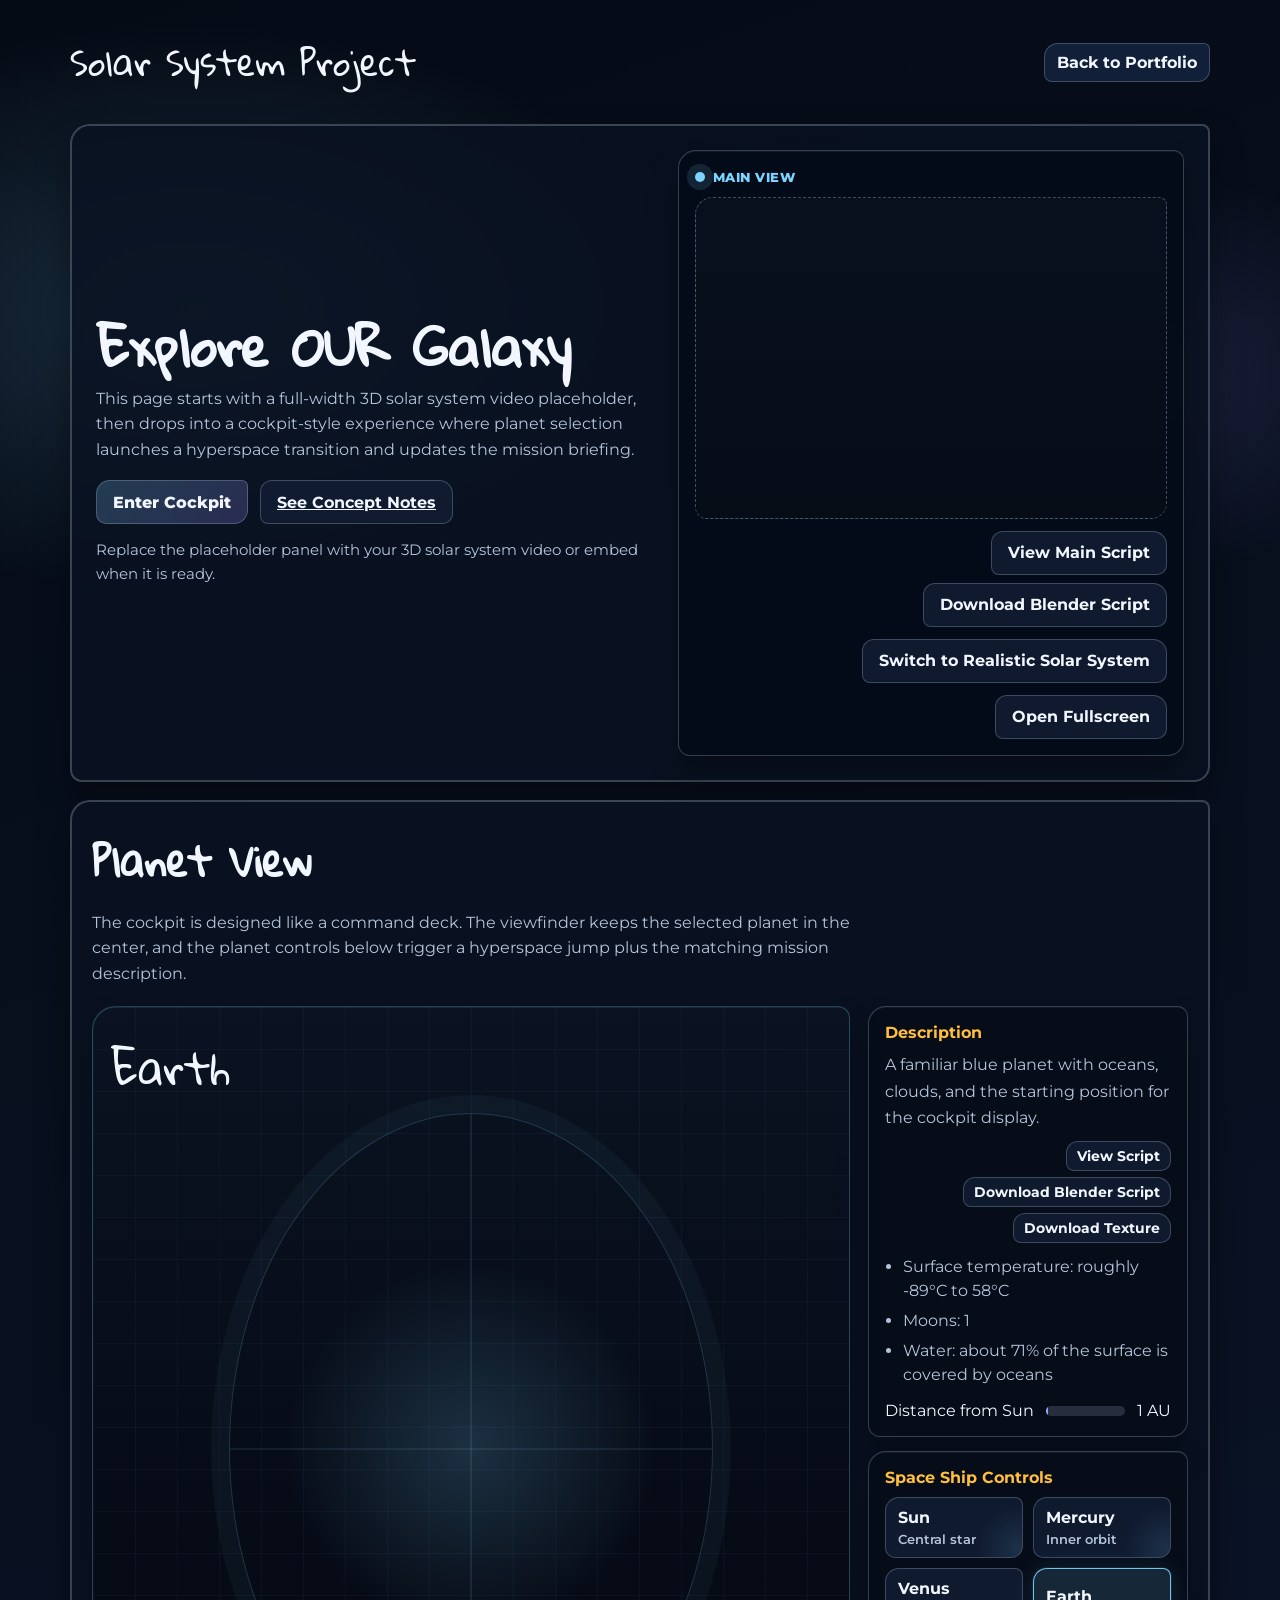
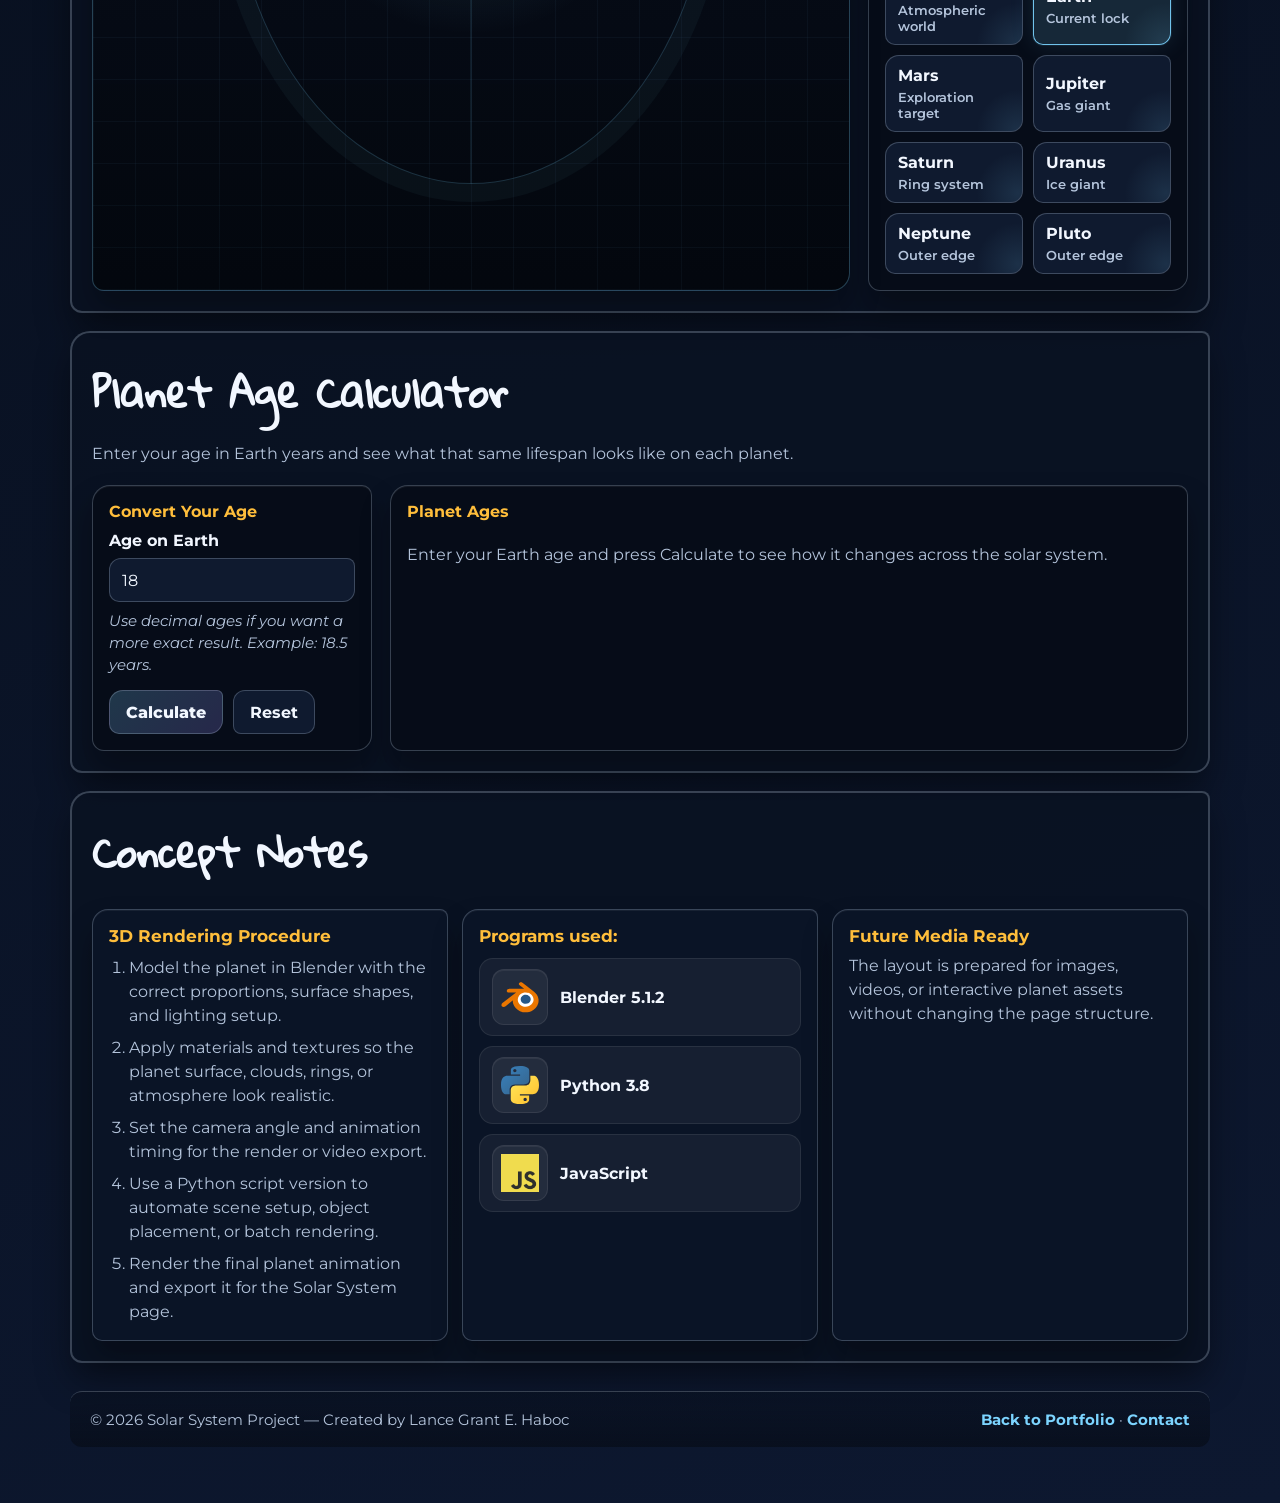
<file: sections/solar-system.html>
<!DOCTYPE html>
<html lang="en">
<head>
    <meta charset="UTF-8" />
    <meta name="viewport" content="width=device-width, initial-scale=1.0" />
    <title>The Solar System</title>
    <link rel="icon" type="image/x-icon" href="../media/mscs/otfamicons/solar.ico" />
    <link rel="preconnect" href="https://fonts.googleapis.com" />
    <link rel="preconnect" href="https://fonts.gstatic.com" crossorigin />
    <link href="https://fonts.googleapis.com/css2?family=Gloria+Hallelujah&family=Montserrat:wght@400;600;700;800&display=swap" rel="stylesheet" />
    <style>
        :root {
            --space: #050b15;
            --space-soft: #0d1830;
            --ink: #f2f7ff;
            --muted: #b4c4db;
            --card: rgba(10, 18, 34, 0.84);
            --card-strong: rgba(7, 13, 25, 0.94);
            --border: rgba(180, 196, 219, 0.28);
            --sun: #ffbe3b;
            --accent: #7cd4ff;
            --accent-2: #9b8cff;
            --shadow: 0 18px 34px rgba(0, 0, 0, 0.38);
            --panel-shadow: inset 0 1px 0 rgba(255, 255, 255, 0.06), 0 18px 30px rgba(0, 0, 0, 0.3);
        }

        * {
            box-sizing: border-box;
            margin: 0;
            padding: 0;
        }

        body {
            font-family: "Montserrat", sans-serif;
            color: var(--ink);
            min-height: 100vh;
            background:
                radial-gradient(900px 520px at 15% 10%, rgba(124, 212, 255, 0.16), transparent 55%),
                radial-gradient(700px 420px at 85% 12%, rgba(155, 140, 255, 0.16), transparent 50%),
                linear-gradient(160deg, var(--space), var(--space-soft));
            overflow-x: hidden;
        }

        body::before {
            content: "";
            position: fixed;
            inset: 0;
            pointer-events: none;
            background-image:
                radial-gradient(rgba(255, 255, 255, 0.22) 1px, transparent 1px),
                radial-gradient(rgba(255, 255, 255, 0.12) 1px, transparent 1px);
            background-size: 140px 140px, 220px 220px;
            background-position: 0 0, 70px 40px;
            opacity: 0.12;
        }

        .wrap {
            max-width: 1180px;
            margin: 0 auto;
            padding: 28px 20px 56px;
            position: relative;
            z-index: 1;
        }

        .top {
            display: flex;
            justify-content: space-between;
            align-items: center;
            gap: 12px;
            margin-bottom: 28px;
        }

        .brand {
            font-family: "Gloria Hallelujah", cursive;
            font-size: clamp(1.4rem, 4vw, 2.1rem);
        }

        .back-link {
            text-decoration: none;
            color: var(--ink);
            border: 1px solid var(--border);
            border-radius: 14px 6px 12px 8px;
            padding: 9px 12px;
            font-weight: 700;
            background: rgba(22, 39, 67, 0.75);
            transition: transform 180ms ease, border-color 180ms ease, background 180ms ease;
        }

        .back-link:hover,
        .back-link:focus-visible,
        .cta-button:hover,
        .cta-button:focus-visible,
        .planet-button:hover,
        .planet-button:focus-visible {
            transform: translateY(-1px);
            border-color: rgba(124, 212, 255, 0.8);
            outline: none;
        }

        .hero {
            background: var(--card);
            border: 2px solid var(--border);
            border-radius: 20px 8px 16px 12px;
            box-shadow: var(--shadow);
            padding: 24px;
            display: grid;
            grid-template-columns: 1.05fr 0.95fr;
            gap: 22px;
            align-items: center;
        }

        h1 {
            font-family: "Gloria Hallelujah", cursive;
            font-size: clamp(2rem, 5vw, 3.2rem);
            margin-bottom: 12px;
            line-height: 1.05;
        }

        .lead {
            color: var(--muted);
            max-width: 68ch;
            line-height: 1.6;
            margin-bottom: 18px;
        }

        .hero-actions {
            display: flex;
            gap: 12px;
            flex-wrap: wrap;
        }

        .cta-button,
        .planet-button,
        .ghost-button,
        .mode-pill,
        .power-switch {
            border: 1px solid var(--border);
            background: rgba(18, 30, 52, 0.86);
            color: var(--ink);
            font: inherit;
            cursor: pointer;
        }

        .cta-button {
            text-decoration: none;
            display: inline-flex;
            align-items: center;
            justify-content: center;
            min-height: 44px;
            padding: 0 16px;
            border-radius: 14px 6px 14px 10px;
            font-weight: 800;
            background: linear-gradient(135deg, rgba(124, 212, 255, 0.22), rgba(155, 140, 255, 0.22));
            transition: transform 180ms ease, border-color 180ms ease, background 180ms ease;
        }

        .ghost-button {
            display: inline-flex;
            align-items: center;
            justify-content: center;
            min-height: 44px;
            padding: 0 16px;
            border-radius: 12px 14px 10px 8px;
            font-weight: 700;
        }

        .status-card {
            border: 1px solid var(--border);
            border-radius: 18px 10px 16px 12px;
            padding: 16px;
            background: rgba(5, 12, 25, 0.9);
            box-shadow: var(--panel-shadow);
        }

        .status-label {
            display: inline-flex;
            align-items: center;
            gap: 8px;
            color: var(--accent);
            font-weight: 800;
            letter-spacing: 0.04em;
            text-transform: uppercase;
            font-size: 0.8rem;
            margin-bottom: 12px;
        }

        .status-label::before {
            content: "";
            width: 10px;
            height: 10px;
            border-radius: 50%;
            background: var(--accent);
            box-shadow: 0 0 0 8px rgba(124, 212, 255, 0.12);
        }

        .placeholder-frame {
            position: relative;
            min-height: 320px;
            border-radius: 18px 8px 16px 12px;
            overflow: hidden;
            border: 1px dashed rgba(180, 196, 219, 0.35);
            background:
                radial-gradient(closest-side at 50% 45%, rgba(124, 212, 255, 0.28), transparent 70%),
                linear-gradient(180deg, rgba(17, 28, 50, 0.95), rgba(6, 11, 20, 0.95));
        }

        .placeholder-video {
            width: 100%;
            height: 100%;
            object-fit: cover;
            display: block;
            min-height: 320px;
            background: #08111f;
        }

        .placeholder-frame video,
        .placeholder-frame img,
        .placeholder-frame iframe {
            width: 100%;
            height: 100%;
            object-fit: cover;
            display: block;
            min-height: 320px;
            background: #08111f;
        }

        .placeholder-overlay {
            position: absolute;
            inset: 0;
            display: grid;
            place-items: center;
            text-align: center;
            padding: 20px;
            background: linear-gradient(180deg, rgba(6, 11, 20, 0.14), rgba(6, 11, 20, 0.76));
        }

        .placeholder-overlay strong {
            display: block;
            font-family: "Gloria Hallelujah", cursive;
            font-size: 1.55rem;
            margin-bottom: 8px;
        }

        .placeholder-overlay p {
            color: var(--muted);
            max-width: 32ch;
            line-height: 1.5;
            margin: 0 auto;
        }

        .placeholder-controls {
            margin-top: 12px;
            display: flex;
            align-items: center;
            justify-content: space-between;
            gap: 12px;
            flex-wrap: wrap;
        }

        .placeholder-actions {
            margin-top: 12px;
            display: flex;
            align-items: center;
            justify-content: flex-end;
            gap: 12px;
            flex-wrap: wrap;
        }

        .section-shell {
            margin-top: 18px;
            background: var(--card);
            border: 2px solid var(--border);
            border-radius: 20px 8px 16px 12px;
            box-shadow: var(--shadow);
            padding: 20px;
        }

        .section-title {
            font-family: "Gloria Hallelujah", cursive;
            font-size: clamp(1.7rem, 3.8vw, 2.45rem);
            margin-bottom: 10px;
        }

        .section-note {
            color: var(--muted);
            line-height: 1.6;
            max-width: 72ch;
        }

        .cockpit-layout {
            margin-top: 20px;
            display: grid;
            grid-template-columns: 1fr 320px;
            gap: 18px;
        }

        .viewfinder {
            position: relative;
            min-height: 420px;
            border-radius: 24px 12px 18px 12px;
            border: 1px solid rgba(124, 212, 255, 0.28);
            background:
                radial-gradient(circle at center, rgba(124, 212, 255, 0.18), transparent 32%),
                linear-gradient(180deg, rgba(11, 19, 34, 0.92), rgba(3, 7, 14, 0.98));
            overflow: hidden;
            box-shadow: var(--panel-shadow);
        }

        .radar-grid {
            position: absolute;
            inset: 0;
            background-image: linear-gradient(rgba(124, 212, 255, 0.12) 1px, transparent 1px), linear-gradient(90deg, rgba(124, 212, 255, 0.12) 1px, transparent 1px);
            background-size: 42px 42px;
            opacity: 0.35;
        }

        .scope-ring {
            position: absolute;
            inset: 12% 18%;
            border-radius: 50%;
            border: 1px solid rgba(124, 212, 255, 0.2);
            box-shadow: 0 0 0 18px rgba(124, 212, 255, 0.04);
        }

        .scope-ring::before,
        .scope-ring::after {
            content: "";
            position: absolute;
            inset: 50%;
            background: rgba(124, 212, 255, 0.18);
            transform: translate(-50%, -50%);
        }

        .scope-ring::before {
            width: 100%;
            height: 1px;
        }

        .scope-ring::after {
            width: 1px;
            height: 100%;
        }

        .planet-display {
            position: absolute;
            inset: 0;
            text-align: center;
            padding: 24px;
            display: flex;
            align-items: flex-start;
            justify-content: center;
            z-index: 2;
        }

        .planet-orb {
            width: 160px;
            aspect-ratio: 1;
            border-radius: 50%;
            background: radial-gradient(circle at 30% 30%, rgba(255, 255, 255, 0.8), rgba(255, 255, 255, 0) 28%), linear-gradient(135deg, #f7d56d, #9b8cff 65%, #3d4f8e);
            box-shadow: 0 0 40px rgba(124, 212, 255, 0.22), 0 0 80px rgba(155, 140, 255, 0.12);
            margin: 0 auto 18px;
        }

        .planet-video {
            position: absolute;
            inset: 0;
            width: 100%;
            height: 100%;
            border-radius: 0;
            object-fit: cover;
            display: none;
            margin: 0;
            box-shadow: none;
            z-index: 1;
        }

        .planet-overlay {
            position: relative;
            width: 100%;
            z-index: 2;
            display: grid;
            justify-items: center;
            gap: 10px;
        }

        .planet-display.mercury-mode,
        .planet-display.mars-mode,
        .planet-display.jupiter-mode,
        .planet-display.saturn-mode,
        .planet-display.uranus-mode,
        .planet-display.neptune-mode,
        .planet-display.pluto-mode,
        .planet-display.sun-mode,
        .planet-display.venus-mode,
        .planet-display.earth-mode {
            align-items: stretch;
            padding: 18px;
        }

        .planet-display.mercury-mode .planet-overlay,
        .planet-display.mars-mode .planet-overlay,
        .planet-display.jupiter-mode .planet-overlay,
        .planet-display.saturn-mode .planet-overlay,
        .planet-display.uranus-mode .planet-overlay,
        .planet-display.neptune-mode .planet-overlay,
        .planet-display.pluto-mode .planet-overlay,
        .planet-display.sun-mode .planet-overlay,
        .planet-display.venus-mode .planet-overlay,
        .planet-display.earth-mode .planet-overlay {
            height: 100%;
            align-self: stretch;
            justify-content: flex-start;
            justify-items: start;
            text-align: left;
            padding: 0;
        }

        .planet-display.mercury-mode .planet-video,
        .planet-display.mars-mode .planet-video,
        .planet-display.jupiter-mode .planet-video,
        .planet-display.saturn-mode .planet-video,
        .planet-display.uranus-mode .planet-video,
        .planet-display.neptune-mode .planet-video,
        .planet-display.pluto-mode .planet-video,
        .planet-display.sun-mode .planet-video,
        .planet-display.venus-mode .planet-video,
        .planet-display.earth-mode .planet-video {
            box-shadow: none;
            filter: none;
        }

        .planet-display.mercury-mode .planet-name,
        .planet-display.mars-mode .planet-name,
        .planet-display.jupiter-mode .planet-name,
        .planet-display.saturn-mode .planet-name,
        .planet-display.uranus-mode .planet-name,
        .planet-display.neptune-mode .planet-name,
        .planet-display.pluto-mode .planet-name,
        .planet-display.mercury-mode .planet-copy,
        .planet-display.mars-mode .planet-copy,
        .planet-display.jupiter-mode .planet-copy,
        .planet-display.saturn-mode .planet-copy,
        .planet-display.uranus-mode .planet-copy,
        .planet-display.neptune-mode .planet-copy,
        .planet-display.pluto-mode .planet-copy,
        .planet-display.sun-mode .planet-name,
        .planet-display.sun-mode .planet-copy,
        .planet-display.venus-mode .planet-name,
        .planet-display.venus-mode .planet-copy,
        .planet-display.earth-mode .planet-name,
        .planet-display.earth-mode .planet-copy {
            position: relative;
            z-index: 1;
        }

        .planet-display.mercury-mode .planet-name,
        .planet-display.mars-mode .planet-name,
        .planet-display.jupiter-mode .planet-name,
        .planet-display.saturn-mode .planet-name,
        .planet-display.uranus-mode .planet-name,
        .planet-display.neptune-mode .planet-name,
        .planet-display.pluto-mode .planet-name,
        .planet-display.sun-mode .planet-name,
        .planet-display.venus-mode .planet-name,
        .planet-display.earth-mode .planet-name {
            margin: 0;
            position: absolute;
            top: 0;
            left: 0;
            padding: 0 0 10px 0;
            text-shadow: none;
        }

        .planet-display.mercury-mode .planet-copy,
        .planet-display.mars-mode .planet-copy,
        .planet-display.jupiter-mode .planet-copy,
        .planet-display.saturn-mode .planet-copy,
        .planet-display.uranus-mode .planet-copy,
        .planet-display.neptune-mode .planet-copy,
        .planet-display.pluto-mode .planet-copy,
        .planet-display.sun-mode .planet-copy,
        .planet-display.venus-mode .planet-copy,
        .planet-display.earth-mode .planet-copy {
            display: none;
        }

        .planet-display.mercury-mode .viewfinder-meta,
        .planet-display.mars-mode .viewfinder-meta,
        .planet-display.jupiter-mode .viewfinder-meta,
        .planet-display.saturn-mode .viewfinder-meta,
        .planet-display.uranus-mode .viewfinder-meta,
        .planet-display.neptune-mode .viewfinder-meta,
        .planet-display.pluto-mode .viewfinder-meta,
        .planet-display.sun-mode .viewfinder-meta,
        .planet-display.venus-mode .viewfinder-meta,
        .planet-display.earth-mode .viewfinder-meta {
            display: none;
        }

        .planet-display.mercury-mode .mode-pill,
        .planet-display.mars-mode .mode-pill,
        .planet-display.jupiter-mode .mode-pill,
        .planet-display.saturn-mode .mode-pill,
        .planet-display.uranus-mode .mode-pill,
        .planet-display.neptune-mode .mode-pill,
        .planet-display.pluto-mode .mode-pill,
        .planet-display.sun-mode .mode-pill,
        .planet-display.venus-mode .mode-pill,
        .planet-display.earth-mode .mode-pill {
            color: #f6fbff;
            background: rgba(3, 7, 14, 0.46);
            border-color: rgba(255, 255, 255, 0.12);
            text-shadow: 0 2px 10px rgba(0, 0, 0, 0.55);
        }

        .planet-display.mercury-mode .planet-overlay::before,
        .planet-display.mars-mode .planet-overlay::before,
        .planet-display.jupiter-mode .planet-overlay::before,
        .planet-display.saturn-mode .planet-overlay::before,
        .planet-display.uranus-mode .planet-overlay::before,
        .planet-display.neptune-mode .planet-overlay::before,
        .planet-display.pluto-mode .planet-overlay::before,
        .planet-display.sun-mode .planet-overlay::before,
        .planet-display.venus-mode .planet-overlay::before,
        .planet-display.earth-mode .planet-overlay::before {
            display: none;
        }

        .planet-overlay::before {
            content: "";
            position: absolute;
            inset: -12px -18px auto;
            height: 210px;
            background: linear-gradient(180deg, rgba(3, 7, 14, 0.88), rgba(3, 7, 14, 0.18));
            pointer-events: none;
            z-index: -1;
        }

        .planet-orb[data-planet="Mars"] {
            background: radial-gradient(circle at 30% 30%, rgba(255, 255, 255, 0.7), rgba(255, 255, 255, 0) 28%), linear-gradient(135deg, #ffcf8a, #e54b4b 62%, #7b2b24);
        }

        .planet-orb[data-planet="Jupiter"] {
            background: radial-gradient(circle at 30% 30%, rgba(255, 255, 255, 0.72), rgba(255, 255, 255, 0) 28%), linear-gradient(135deg, #ffd8b0, #d89a59 58%, #734320);
        }

        .planet-orb[data-planet="Saturn"] {
            background: radial-gradient(circle at 30% 30%, rgba(255, 255, 255, 0.72), rgba(255, 255, 255, 0) 28%), linear-gradient(135deg, #ffe5a1, #d8b26a 58%, #83643c);
            position: relative;
        }

        .planet-orb[data-planet="Saturn"]::after {
            content: "";
            position: absolute;
            inset: 40% -20%;
            border-radius: 50%;
            border: 10px solid rgba(214, 190, 142, 0.5);
            transform: rotate(-18deg);
        }

        .planet-orb[data-planet="Earth"] {
            background: radial-gradient(circle at 30% 30%, rgba(255, 255, 255, 0.8), rgba(255, 255, 255, 0) 28%), linear-gradient(135deg, #70e4ff, #2d78d6 58%, #0e3a69);
        }

        .planet-orb[data-planet="Venus"] {
            background: radial-gradient(circle at 30% 30%, rgba(255, 255, 255, 0.75), rgba(255, 255, 255, 0) 28%), linear-gradient(135deg, #ffe9b2, #d7a96c 60%, #8d5b2d);
        }

        .planet-orb[data-planet="Sun"] {
            background: radial-gradient(circle at 30% 30%, rgba(255, 255, 255, 0.95), rgba(255, 255, 255, 0) 26%), linear-gradient(135deg, #fff3a6, #ffb647 58%, #ff6b2d);
            box-shadow: 0 0 48px rgba(255, 190, 59, 0.34), 0 0 96px rgba(255, 107, 45, 0.18);
        }

        .planet-orb[data-planet="Mercury"] {
            background: radial-gradient(circle at 30% 30%, rgba(255, 255, 255, 0.72), rgba(255, 255, 255, 0) 28%), linear-gradient(135deg, #dbd8d2, #8f8d88 60%, #474747);
        }

        .planet-orb[data-planet="Uranus"] {
            background: radial-gradient(circle at 30% 30%, rgba(255, 255, 255, 0.72), rgba(255, 255, 255, 0) 28%), linear-gradient(135deg, #c4fbff, #67d6e3 62%, #357d91);
        }

        .planet-orb[data-planet="Neptune"] {
            background: radial-gradient(circle at 30% 30%, rgba(255, 255, 255, 0.72), rgba(255, 255, 255, 0) 28%), linear-gradient(135deg, #8fc2ff, #356ef0 62%, #10357e);
        }

        .planet-orb[data-planet="Pluto"] {
            background: radial-gradient(circle at 30% 30%, rgba(255, 255, 255, 0.78), rgba(255, 255, 255, 0) 28%), linear-gradient(135deg, #e5dfd7, #a79c90 60%, #6d6258);
        }

        .planet-name {
            font-family: "Gloria Hallelujah", cursive;
            font-size: clamp(1.8rem, 4vw, 2.6rem);
            margin-bottom: 8px;
        }

        .planet-copy {
            color: var(--muted);
            max-width: 36ch;
            line-height: 1.6;
            margin: 0 auto 18px;
        }

        .viewfinder-meta {
            display: flex;
            justify-content: center;
            flex-wrap: wrap;
            gap: 10px;
        }

        .mode-pill {
            border-radius: 999px;
            padding: 8px 12px;
            font-size: 0.88rem;
            color: var(--accent);
            background: rgba(124, 212, 255, 0.08);
            cursor: default;
        }

        .controls {
            display: grid;
            gap: 14px;
        }

        .control-panel,
        .description-panel {
            border: 1px solid var(--border);
            border-radius: 18px 10px 16px 12px;
            padding: 16px;
            background: var(--card-strong);
            box-shadow: var(--panel-shadow);
        }

        .control-panel h3,
        .description-panel h3 {
            margin-bottom: 10px;
            color: var(--sun);
            font-size: 1rem;
        }

        .planet-buttons {
            display: grid;
            grid-template-columns: repeat(2, minmax(0, 1fr));
            gap: 10px;
        }

        .planet-button {
            min-height: 48px;
            border-radius: 14px 8px 12px 10px;
            padding: 10px 12px;
            font-weight: 700;
            text-align: left;
            position: relative;
            overflow: hidden;
            transition: transform 180ms ease, border-color 180ms ease, background 180ms ease, opacity 180ms ease;
        }

        .planet-button::after {
            content: "";
            position: absolute;
            inset: auto -30% -60% auto;
            width: 90px;
            height: 90px;
            border-radius: 50%;
            background: radial-gradient(circle, rgba(124, 212, 255, 0.3), transparent 65%);
            opacity: 0.4;
        }

        .planet-button.active {
            border-color: rgba(124, 212, 255, 0.9);
            background: rgba(124, 212, 255, 0.14);
            box-shadow: 0 0 0 1px rgba(124, 212, 255, 0.08), 0 0 24px rgba(124, 212, 255, 0.12);
        }

        .planet-button small {
            display: block;
            color: var(--muted);
            font-weight: 600;
            margin-top: 4px;
        }

        .description-panel p {
            color: var(--muted);
            line-height: 1.65;
        }

        .planet-facts {
            margin-top: 12px;
            padding-left: 18px;
            display: grid;
            gap: 6px;
        }

        .planet-facts li {
            color: var(--muted);
            line-height: 1.5;
        }

        .fuel-row {
            margin-top: 14px;
            display: flex;
            align-items: center;
            justify-content: space-between;
            gap: 12px;
        }

        .fuel-bar {
            flex: 1;
            height: 10px;
            border-radius: 999px;
            background: rgba(180, 196, 219, 0.18);
            overflow: hidden;
        }

        .fuel-fill {
            height: 100%;
            width: 72%;
            border-radius: inherit;
            background: linear-gradient(90deg, var(--accent), var(--accent-2));
            transition: width 360ms ease;
        }

        .hyperspace {
            position: absolute;
            inset: 0;
            pointer-events: none;
            opacity: 0;
            transition: opacity 180ms ease;
            z-index: 3;
            background: #000;
        }

        .hyperspace video {
            width: 100%;
            height: 100%;
            object-fit: cover;
            display: block;
            background: #000;
        }

        .viewfinder.warping .hyperspace {
            opacity: 1;
        }

        .viewfinder.warping .planet-display {
            opacity: 0;
        }

        .orbit-grid {
            margin-top: 18px;
            display: grid;
            grid-template-columns: repeat(12, 1fr);
            gap: 14px;
        }

        .orbit-card {
            grid-column: span 4;
            border: 1px solid var(--border);
            border-radius: 16px 8px 12px 10px;
            padding: 16px;
            background: rgba(12, 22, 40, 0.9);
            box-shadow: var(--panel-shadow);
        }

        .orbit-card h2 {
            font-size: 1.05rem;
            margin-bottom: 8px;
            color: var(--sun);
        }

        .orbit-card p {
            line-height: 1.5;
            color: var(--muted);
        }

        .program-logos {
            display: grid;
            gap: 10px;
            margin-top: 12px;
        }

        .program-item {
            display: flex;
            align-items: center;
            gap: 12px;
            padding: 10px 12px;
            border-radius: 14px;
            background: rgba(255, 255, 255, 0.05);
            border: 1px solid rgba(255, 255, 255, 0.08);
        }

        .program-logo {
            display: flex;
            align-items: center;
            justify-content: center;
            width: 56px;
            height: 56px;
            padding: 8px;
            border-radius: 12px;
            background: rgba(255, 255, 255, 0.06);
            border: 1px solid rgba(255, 255, 255, 0.08);
            box-shadow: inset 0 1px 0 rgba(255, 255, 255, 0.06);
            flex-shrink: 0;
        }

        .program-logo img {
            width: 100%;
            height: 100%;
            object-fit: contain;
            display: block;
        }

        .program-name {
            color: var(--ink);
            font-weight: 700;
        }

        .orbit-steps {
            margin-top: 10px;
            padding-left: 20px;
            display: grid;
            gap: 8px;
            color: var(--muted);
            line-height: 1.5;
        }

        .quick-list {
            margin-top: 18px;
            padding-left: 20px;
        }

        .quick-list li {
            margin-bottom: 8px;
            line-height: 1.45;
            color: var(--muted);
        }

        .placeholder-note {
            margin-top: 14px;
            color: var(--muted);
            font-size: 0.95rem;
            line-height: 1.55;
        }

        .age-shell {
            margin-top: 18px;
            background: var(--card);
            border: 2px solid var(--border);
            border-radius: 20px 8px 16px 12px;
            box-shadow: var(--shadow);
            padding: 20px;
        }

        .age-panel {
            margin-top: 18px;
            display: grid;
            grid-template-columns: 280px 1fr;
            gap: 18px;
        }

        .age-controls,
        .age-results {
            border: 1px solid var(--border);
            border-radius: 18px 10px 16px 12px;
            padding: 16px;
            background: var(--card-strong);
            box-shadow: var(--panel-shadow);
        }

        .age-controls h3,
        .age-results h3 {
            margin-bottom: 10px;
            color: var(--sun);
            font-size: 1rem;
        }

        .age-field {
            display: grid;
            gap: 8px;
            margin-bottom: 14px;
        }

        .age-field label {
            font-weight: 700;
        }

        .age-field input {
            width: 100%;
            min-height: 44px;
            border-radius: 12px 8px 12px 10px;
            border: 1px solid var(--border);
            padding: 10px 12px;
            background: rgba(18, 30, 52, 0.86);
            color: var(--ink);
            font: inherit;
        }

        .age-field input:focus-visible {
            outline: 2px solid rgba(124, 212, 255, 0.75);
            outline-offset: 2px;
        }

        .age-hint {
            color: var(--muted);
            font-size: 0.92rem;
            line-height: 1.5;
        }

        .age-actions {
            display: flex;
            gap: 10px;
            flex-wrap: wrap;
            margin-top: 14px;
        }

        .age-grid {
            display: grid;
            grid-template-columns: 1fr;
            gap: 12px;
        }

        .age-card {
            display: grid;
            grid-template-columns: 64px 1fr;
            gap: 12px;
            align-items: center;
            border: 1px solid rgba(180, 196, 219, 0.18);
            border-radius: 16px 8px 12px 10px;
            padding: 14px;
            background: rgba(12, 22, 40, 0.86);
        }

        .age-card-badge {
            width: 64px;
            aspect-ratio: 1;
            border-radius: 50%;
            border: 1px solid rgba(255, 255, 255, 0.08);
            box-shadow: 0 10px 18px rgba(0, 0, 0, 0.24);
            background: linear-gradient(135deg, #dbd8d2, #8f8d88 60%, #474747);
            position: relative;
            overflow: hidden;
        }

        .age-card-video {
            width: 64px;
            aspect-ratio: 1;
            border-radius: 50%;
            object-fit: cover;
            display: block;
            border: 1px solid rgba(255, 255, 255, 0.08);
            box-shadow: 0 10px 18px rgba(0, 0, 0, 0.24);
            background: #111;
        }

        .age-card-badge::after {
            content: "";
            position: absolute;
            inset: 12% 18% auto auto;
            width: 18px;
            height: 18px;
            border-radius: 50%;
            background: rgba(255, 255, 255, 0.22);
            filter: blur(2px);
        }

        .age-card-badge[data-planet="Sun"] { background: linear-gradient(135deg, #fff3a6, #ffb647 58%, #ff6b2d); }
        .age-card-badge[data-planet="Mercury"] { background: linear-gradient(135deg, #dbd8d2, #8f8d88 60%, #474747); }
        .age-card-badge[data-planet="Venus"] { background: linear-gradient(135deg, #ffe9b2, #d7a96c 60%, #8d5b2d); }
        .age-card-badge[data-planet="Earth"] { background: linear-gradient(135deg, #70e4ff, #2d78d6 58%, #0e3a69); }
        .age-card-badge[data-planet="Mars"] { background: linear-gradient(135deg, #ffcf8a, #e54b4b 62%, #7b2b24); }
        .age-card-badge[data-planet="Jupiter"] { background: linear-gradient(135deg, #ffd8b0, #d89a59 58%, #734320); }
        .age-card-badge[data-planet="Saturn"] { background: linear-gradient(135deg, #ffe5a1, #d8b26a 58%, #83643c); }
        .age-card-badge[data-planet="Uranus"] { background: linear-gradient(135deg, #c4fbff, #67d6e3 62%, #357d91); }
        .age-card-badge[data-planet="Neptune"] { background: linear-gradient(135deg, #8fc2ff, #356ef0 62%, #10357e); }
        .age-card-badge[data-planet="Pluto"] { background: linear-gradient(135deg, #e5dfd7, #a79c90 60%, #6d6258); }

        .age-card h4 {
            color: var(--sun);
            margin-bottom: 6px;
            font-size: 1rem;
        }

        .age-card strong {
            display: block;
            font-size: 1.2rem;
            margin-bottom: 6px;
        }

        .age-card p {
            color: var(--muted);
            line-height: 1.5;
            font-size: 0.95rem;
        }

        .age-note {
            margin-top: 12px;
            color: var(--muted);
            line-height: 1.55;
        }

        @media (max-width: 860px) {
            .hero,
            .cockpit-layout {
                grid-template-columns: 1fr;
            }

            .age-panel {
                grid-template-columns: 1fr;
            }

            .orbit-card {
                grid-column: span 6;
            }
        }

        @media (max-width: 620px) {
            .hero {
                padding: 18px;
            }

            .planet-buttons {
                grid-template-columns: 1fr;
            }

            .viewfinder {
                min-height: 360px;
            }

            .orbit-card {
                grid-column: span 12;
            }

            .top {
                flex-wrap: wrap;
            }
        }
        /* Footer styles for the solar system page */
        .site-footer {
            margin-top: 28px;
            border-top: 1px solid var(--border);
            padding: 18px 20px;
            display: flex;
            align-items: center;
            justify-content: space-between;
            gap: 12px;
            color: var(--muted);
            font-size: 0.95rem;
            border-radius: 12px;
            background: linear-gradient(180deg, rgba(6, 11, 20, 0.28), rgba(6, 11, 20, 0.6));
        }
        .site-footer a { color: var(--accent); text-decoration: none; font-weight: 700; }
        .site-footer .credits { font-size: 0.92rem; }

        @media (max-width: 620px) {
            .site-footer { flex-direction: column; align-items: flex-start; gap: 8px; }
        }

        /* Script Modal Styles */
        .script-modal {
            position: fixed;
            inset: 0;
            z-index: 1000;
            display: flex;
            align-items: center;
            justify-content: center;
            padding: 20px;
        }

        .script-modal[hidden] {
            display: none;
        }

        .script-modal-overlay {
            position: absolute;
            inset: 0;
            background: rgba(0, 0, 0, 0.8);
            backdrop-filter: blur(4px);
        }

        .script-modal-content {
            position: relative;
            z-index: 1001;
            background: var(--card);
            border: 2px solid var(--border);
            border-radius: 20px 8px 16px 12px;
            box-shadow: 0 25px 50px rgba(0, 0, 0, 0.6);
            display: flex;
            flex-direction: column;
            max-width: 900px;
            width: 100%;
            max-height: 90vh;
            overflow: hidden;
        }

        .script-modal-header {
            display: flex;
            justify-content: space-between;
            align-items: center;
            padding: 20px 24px;
            border-bottom: 1px solid var(--border);
        }

        .script-modal-header h2 {
            margin: 0;
            font-size: 1.6rem;
            font-family: "Gloria Hallelujah", cursive;
            color: var(--sun);
        }

        .script-modal-close {
            background: none;
            border: none;
            color: var(--ink);
            font-size: 1.8rem;
            cursor: pointer;
            padding: 0;
            width: 40px;
            height: 40px;
            display: flex;
            align-items: center;
            justify-content: center;
            border-radius: 8px;
            transition: background 180ms ease, color 180ms ease;
        }

        .script-modal-close:hover {
            background: rgba(124, 212, 255, 0.1);
            color: var(--accent);
        }

        .script-modal-body {
            flex: 1;
            overflow-y: auto;
            padding: 20px 24px;
        }

        .script-viewer {
            width: 100%;
            min-height: 60vh;
            border: 1px solid var(--border);
            border-radius: 12px;
            background: #07111d;
            color: var(--ink);
        }

        .script-modal-footer {
            display: flex;
            justify-content: flex-end;
            gap: 12px;
            padding: 20px 24px;
            border-top: 1px solid var(--border);
        }

        @media (max-width: 768px) {
            .script-modal-content {
                max-height: 80vh;
            }

            .script-modal-header h2 {
                font-size: 1.3rem;
            }

            .script-viewer {
                min-height: 50vh;
            }
        }
    </style>
</head>
<body>
    <div class="wrap">
        <header class="top">
            <div class="brand">Solar System Project</div>
            <a class="back-link" href="../index.html#projects">Back to Portfolio</a>
        </header>

        <section class="hero">
            <div>
                <h1>Explore OUR Galaxy</h1>
                <p class="lead">
                    This page starts with a full-width 3D solar system video placeholder, then drops into a cockpit-style
                    experience where planet selection launches a hyperspace transition and updates the mission briefing.
                </p>

                <div class="hero-actions">
                    <a class="cta-button" href="#cockpit">Enter Cockpit</a>
                    <a class="ghost-button" href="#overview">See Concept Notes</a>
                </div>

                <p class="placeholder-note">Replace the placeholder panel with your 3D solar system video or embed when it is ready.</p>
            </div>

            <aside class="status-card" aria-label="Solar system media placeholder">
                <div class="status-label">Main View</div>
                <div class="placeholder-frame">
                    <video class="placeholder-video" id="solarSystemVideo" autoplay loop muted playsinline preload="auto" aria-label="Solar system intro video">
                        <source src="../media/videos/SolarSystem/og.mp4" type="video/mp4" />
                    </video>
                    <div class="placeholder-overlay">
                    </div>
                </div>
                <div class="placeholder-actions">
                    <div style="display: flex; flex-direction: column; gap: 8px; width: 100%; align-items: flex-end;">
                        <button class="ghost-button" id="mainViewScriptBtn" type="button">View Main Script</button>
                        <button class="ghost-button" id="downloadMainViewScriptBtn" type="button">Download Blender Script</button>
                    </div>
                    <button class="ghost-button" id="solarSystemToggle" type="button">Switch to Realistic Solar System</button>
                    <button class="ghost-button" id="solarSystemFullscreen" type="button">Open Fullscreen</button>
                </div>
            </aside>
        </section>

        <section class="section-shell" id="cockpit">
            <h2 class="section-title">Planet View</h2>
            <p class="section-note">
                The cockpit is designed like a command deck. The viewfinder keeps the selected planet in the center, and the planet controls below trigger a hyperspace jump plus the matching mission description.
            </p>

            <div class="cockpit-layout">
                <div class="viewfinder" id="viewfinder">
                    <div class="radar-grid"></div>
                    <div class="scope-ring"></div>
                    <div class="hyperspace" aria-hidden="true">
                        <video id="hyperspaceVideo" playsinline preload="auto">
                            <source src="../media/videos/misc/LS.mp4" type="video/mp4" />
                        </video>
                    </div>
                    <div class="planet-display">
                        <video class="planet-video" id="planetVideo" playsinline loop muted preload="auto" aria-hidden="true">
                            <source src="../media/videos/Planets/mercury.mp4" type="video/mp4" />
                        </video>
                        <div class="planet-overlay">
                            <div class="planet-orb" id="planetOrb" data-planet="Earth"></div>
                            <div class="planet-name" id="planetName">Earth</div>
                            <p class="planet-copy" id="planetTagline">Homeworld selected. Press a planet below to route the cockpit display to a new destination.</p>
                            <div class="viewfinder-meta">
                                <span class="mode-pill" id="flightMode">Navigation Ready</span>
                            </div>
                        </div>
                    </div>
                </div>

                <aside class="controls">
                    <div class="description-panel">
                        <div style="display: flex; flex-direction: column; gap: 10px; margin-bottom: 10px;">
                            <div style="display: flex; justify-content: space-between; align-items: center; gap: 8px;">
                                <h3 style="margin: 0;">Description</h3>
                            </div>
                            <p id="planetDescription">
                                Earth is currently centered in the viewfinder. Choose another planet to trigger the hyperspace effect and update this cockpit briefing.
                            </p>
                            <div style="display: flex; flex-wrap: wrap; justify-content: flex-end; gap: 6px;">
                                <button class="ghost-button" id="viewScriptBtn" type="button" style="font-size: 0.85rem; padding: 6px 10px; min-height: auto;">View Script</button>
                                <button class="ghost-button" id="downloadScriptBtn" type="button" style="font-size: 0.85rem; padding: 6px 10px; min-height: auto;">Download Blender Script</button>
                                <button class="ghost-button" id="downloadTextureBtn" type="button" style="font-size: 0.85rem; padding: 6px 10px; min-height: auto;">Download Texture</button>
                            </div>
                        </div>
                        <ul class="planet-facts" id="planetFacts"></ul>
                        <div class="fuel-row" aria-label="Distance from the Sun">
                            <span>Distance from Sun</span>
                            <div class="fuel-bar"><div class="fuel-fill" id="fuelFill"></div></div>
                            <span id="fuelLabel">1 AU</span>
                        </div>
                    </div>

                    <div class="control-panel">
                        <h3>Space Ship Controls</h3>
                        <div class="planet-buttons" id="planetButtons">
                            <button class="planet-button" type="button" data-planet="Sun" data-copy="The Sun anchors the whole system. Select it to center the cockpit on the bright core of the solar model.">Sun<small>Central star</small></button>
                            <button class="planet-button" type="button" data-planet="Mercury" data-copy="Fast, cratered, and closest to the Sun. This route gives the cockpit a quick inner-system jump.">Mercury<small>Inner orbit</small></button>
                            <button class="planet-button" type="button" data-planet="Venus" data-copy="Thick clouds and intense heat define this destination, glowing bright in the cockpit scope.">Venus<small>Atmospheric world</small></button>
                            <button class="planet-button active" type="button" data-planet="Earth" data-copy="A familiar blue planet with oceans, clouds, and the starting position for the cockpit display.">Earth<small>Current lock</small></button>
                            <button class="planet-button" type="button" data-planet="Mars" data-copy="A red desert world with dust, canyons, and a strong sci-fi hyperspace visual.">Mars<small>Exploration target</small></button>
                            <button class="planet-button" type="button" data-planet="Jupiter" data-copy="The largest planet, showing off storms, bands, and giant-scale cockpit telemetry.">Jupiter<small>Gas giant</small></button>
                            <button class="planet-button" type="button" data-planet="Saturn" data-copy="Known for its rings and wide silhouette, ideal for a dramatic approach sequence.">Saturn<small>Ring system</small></button>
                            <button class="planet-button" type="button" data-planet="Uranus" data-copy="An ice giant with a pale cyan tone, useful for a colder outer-system transition.">Uranus<small>Ice giant</small></button>
                            <button class="planet-button" type="button" data-planet="Neptune" data-copy="A deep blue outer-world that closes the tour with a farthest-route jump.">Neptune<small>Outer edge</small></button>
                            <button class="planet-button" type="button" data-planet="Pluto" data-copy="Pluto is a distant dwarf world at the edge of the system, giving the cockpit a final far-out destination.">Pluto<small>Outer edge</small></button>
                        </div>
                    </div>
                </aside>
            </div>
        </section>

        <section class="age-shell" id="age-calculator">
            <h2 class="section-title">Planet Age Calculator</h2>
            <p class="section-note">
                Enter your age in Earth years and see what that same lifespan looks like on each planet.
            </p>

            <div class="age-panel">
                <aside class="age-controls">
                    <h3>Convert Your Age</h3>
                    <div class="age-field">
                        <label for="earthAge">Age on Earth</label>
                        <input id="earthAge" type="number" min="0" max="1200" step="0.1" value="18" />
                        <p class="age-hint"><i>Use decimal ages if you want a more exact result. Example: 18.5 years.</i></p>
                    </div>

                    <div class="age-actions">
                        <button class="cta-button" id="calculateAgeBtn" type="button">Calculate</button>
                        <button class="ghost-button" id="resetAgeBtn" type="button">Reset</button>
                    </div>
                </aside>

                <div class="age-results">
                    <h3>Planet Ages</h3>
                    <div class="age-grid" id="ageGrid"></div>
                    <p class="age-note" id="ageNote">Enter your Earth age and press Calculate to see how it changes across the solar system.</p>
                </div>
            </div>
        </section>

        <section class="section-shell" id="overview">
            <h2 class="section-title">Concept Notes</h2>
            <div class="orbit-grid">
                <article class="orbit-card">
                    <h2>3D Rendering Procedure</h2>
                    <ol class="orbit-steps">
                        <li>Model the planet in Blender with the correct proportions, surface shapes, and lighting setup.</li>
                        <li>Apply materials and textures so the planet surface, clouds, rings, or atmosphere look realistic.</li>
                        <li>Set the camera angle and animation timing for the render or video export.</li>
                        <li>Use a Python script version to automate scene setup, object placement, or batch rendering.</li>
                        <li>Render the final planet animation and export it for the Solar System page.</li>
                    </ol>
                </article>
                <article class="orbit-card">
                    <h2>Programs used:</h2>
                    <div class="program-logos" aria-label="Program logos">
                        <div class="program-item">
                            <div class="program-logo" title="Blender">
                                <img src="../media/mscs/progsused_solarsystem/blenderlogo.svg" alt="Blender logo" />
                            </div>
                            <span class="program-name">Blender 5.1.2</span>
                        </div>
                        <div class="program-item">
                            <div class="program-logo" title="Python">
                                <img src="../media/mscs/progsused_solarsystem/pythonlogo.svg" alt="Python logo" />
                            </div>
                            <span class="program-name">Python 3.8</span>
                        </div>
                        <div class="program-item">
                            <div class="program-logo" title="JavaScript">
                                <img src="../media/mscs/progsused_solarsystem/javascriptlogo.png" alt="JavaScript logo" />
                            </div>
                            <span class="program-name">JavaScript</span>
                        </div>
                    </div>
                </article>
                <article class="orbit-card">
                    <h2>Future Media Ready</h2>
                    <p>The layout is prepared for images, videos, or interactive planet assets without changing the page structure.</p>
                </article>
            </div>
        </section>
            <footer class="site-footer" aria-label="Page footer">
                <div class="credits">© 2026 Solar System Project — Created by Lance Grant E. Haboc</div>
                <div class="links"><a href="../index.html#projects">Back to Portfolio</a> · <a href="mailto:contact@example.com">Contact</a></div>
            </footer>
    </div>

    <!-- Script Viewer Modal -->
    <div id="scriptModal" class="script-modal" aria-modal="true" role="dialog" hidden>
        <div class="script-modal-overlay"></div>
        <div class="script-modal-content">
            <div class="script-modal-header">OG
                <h2 id="scriptModalTitle">View Script</h2>
                <button id="closeScriptModal" class="script-modal-close" type="button" aria-label="Close modal">✕</button>
            </div>
            <div class="script-modal-body">
                <iframe id="scriptContent" class="script-viewer" title="Script preview"></iframe>
            </div>
            <div class="script-modal-footer">
                <button id="closeScriptModalBtn" class="cta-button" type="button">Close</button>
            </div>
        </div>
    </div>

    <script>
        const viewfinder = document.getElementById("viewfinder");
        const planetDisplay = document.querySelector(".planet-display");
        const planetOrb = document.getElementById("planetOrb");
        const planetVideo = document.getElementById("planetVideo");
        const planetName = document.getElementById("planetName");
        const planetTagline = document.getElementById("planetTagline");
        const planetDescription = document.getElementById("planetDescription");
        const planetFacts = document.getElementById("planetFacts");
        const planetButtons = document.querySelectorAll(".planet-button");
        const fuelFill = document.getElementById("fuelFill");
        const fuelLabel = document.getElementById("fuelLabel");
        const flightMode = document.getElementById("flightMode");
        const hyperspaceVideo = document.getElementById("hyperspaceVideo");
        const solarSystemVideo = document.getElementById("solarSystemVideo");
        const solarSystemToggle = document.getElementById("solarSystemToggle");
        const solarSystemFullscreen = document.getElementById("solarSystemFullscreen");
        const mainViewScriptBtn = document.getElementById("mainViewScriptBtn");
        const downloadMainViewScriptBtn = document.getElementById("downloadMainViewScriptBtn");
        const viewScriptBtn = document.getElementById("viewScriptBtn");
        const downloadScriptBtn = document.getElementById("downloadScriptBtn");
        const downloadTextureBtn = document.getElementById("downloadTextureBtn");
        const scriptModal = document.getElementById("scriptModal");
        const scriptModalTitle = document.getElementById("scriptModalTitle");
        const scriptContent = document.getElementById("scriptContent");
        const closeScriptModal = document.getElementById("closeScriptModal");
        const closeScriptModalBtn = document.getElementById("closeScriptModalBtn");
        const planetVideoSources = {
            Sun: "../media/videos/Planets/sun.mp4",
            Mercury: "../media/videos/Planets/mercury.mp4",
            Venus: "../media/videos/Planets/venus.mp4",
            Earth: "../media/videos/Planets/earth.mp4",
            Mars: "../media/videos/Planets/mars.mp4",
            Jupiter: "../media/videos/Planets/jupiter.mp4"
            ,Saturn: "../media/videos/Planets/saturn.mp4"
            ,Uranus: "../media/videos/Planets/uranus.mp4",
            Neptune: "../media/videos/Planets/neptune.mp4",
            Pluto: "../media/videos/Planets/pluto.mp4"
        };
        const maxDistanceAu = 39.5;
        const earthAgeInput = document.getElementById("earthAge");
        const calculateAgeBtn = document.getElementById("calculateAgeBtn");
        const resetAgeBtn = document.getElementById("resetAgeBtn");
        const ageGrid = document.getElementById("ageGrid");
        const ageNote = document.getElementById("ageNote");
        const solarSystemVariants = {
            og: {
                source: "../media/videos/SolarSystem/og.mp4",
                buttonText: "Switch to Realistic Solar System"
            },
            real: {
                source: "../media/videos/SolarSystem/real.mp4",
                buttonText: "Switch to Main Solar System"
            }
        };
        let activeSolarSystemVariant = "og";
        let activePlanetSelection = "Earth";
        let selectedVoice = null;

        const initializeRoboticVoice = () => {
            if (!window.speechSynthesis) {
                return;
            }

            const voices = window.speechSynthesis.getVoices();
            selectedVoice = voices.find((voice) => /en/i.test(voice.lang) && /male|robot|google/i.test(voice.name))
                || voices.find((voice) => /en/i.test(voice.lang))
                || voices[0]
                || null;
        };

        if (window.speechSynthesis) {
            initializeRoboticVoice();
            window.speechSynthesis.onvoiceschanged = initializeRoboticVoice;
        }

        const speakPlanetDescription = (planetNameValue, description) => {
            if (!window.speechSynthesis || !description) {
                return;
            }

            window.speechSynthesis.cancel();

            const utterance = new SpeechSynthesisUtterance(description);
            utterance.lang = "en-US";
            utterance.rate = 0.9;
            utterance.pitch = 0.55;
            utterance.volume = 1;
            utterance.voice = selectedVoice;

            if (/sun|jupiter|saturn/i.test(planetNameValue)) {
                utterance.rate = 0.82;
            }

            window.speechSynthesis.speak(utterance);
        };

        const updateSolarSystemIntro = (variantName) => {
            const variant = solarSystemVariants[variantName] || solarSystemVariants.og;

            activeSolarSystemVariant = variantName in solarSystemVariants ? variantName : "og";
            if (solarSystemVideo) {
                const sourceElement = solarSystemVideo.querySelector("source");
                if (sourceElement && sourceElement.getAttribute("src") !== variant.source) {
                    sourceElement.setAttribute("src", variant.source);
                    solarSystemVideo.load();
                }
                solarSystemVideo.play().catch(() => {
                    // Decorative intro video; ignore playback failures.
                });
            }

            if (solarSystemToggle) {
                solarSystemToggle.textContent = variant.buttonText;
            }
        };

        const updateFullscreenButton = () => {
            if (!solarSystemFullscreen) {
                return;
            }

            solarSystemFullscreen.textContent = document.fullscreenElement === solarSystemVideo?.parentElement
                ? "Exit Fullscreen"
                : "Open Fullscreen";
        };

        const planetData = {
            Sun: {
                tagline: "Central star locked.",
                description: "The Sun is the bright star at the center of the solar system, made mostly of hydrogen and helium.",
                facts: ["Temperature: about 5,500°C at the surface", "Diameter: about 1.39 million km", "Role: contains more than 99% of the solar system's mass"],
                distanceAu: 0
            },
            Mercury: {
                tagline: "Closest orbit lock engaged.",
                description: "Mercury is a small, cratered world and the closest planet to the Sun.",
                facts: ["Surface temperature: about 430°C in daylight and -180°C at night", "Moons: 0", "Year length: 88 Earth days"],
                distanceAu: 0.39
            },
            Venus: {
                tagline: "Atmospheric target acquired.",
                description: "Venus is a rocky planet covered by thick clouds and a dense, toxic atmosphere.",
                facts: ["Surface temperature: about 465°C", "Atmosphere: thick carbon dioxide with sulfuric acid clouds", "Day length: longer than its year"],
                distanceAu: 0.72
            },
            Earth: {
                tagline: "Homeworld selected.",
                description: "Earth is the third planet from the Sun and the only known world with liquid water and life.",
                facts: ["Surface temperature: roughly -89°C to 58°C", "Moons: 1", "Water: about 71% of the surface is covered by oceans"],
                distanceAu: 1
            },
            Mars: {
                tagline: "Red frontier engaged.",
                description: "Mars is a cold, dusty red planet known for its dry deserts, volcanoes, and deep canyons.",
                facts: ["Surface temperature: about -63°C on average", "Moons: 2", "Atmosphere: very thin and mostly carbon dioxide"],
                distanceAu: 1.52
            },
            Jupiter: {
                tagline: "Gas giant route plotted.",
                description: "Jupiter is the largest planet in the solar system, famous for its storms and colorful cloud bands.",
                facts: ["Cloud-top temperature: about -145°C", "Moons: 95+", "Feature: the Great Red Spot is a giant storm"],
                distanceAu: 5.2
            },
            Saturn: {
                tagline: "Ring system aligned.",
                description: "Saturn is a gas giant best known for its bright rings made mostly of ice and rock.",
                facts: ["Cloud-top temperature: about -178°C", "Moons: 145+", "Feature: its rings are made mostly of ice and rock"],
                distanceAu: 9.58
            },
            Uranus: {
                tagline: "Outer ice giant targeted.",
                description: "Uranus is an ice giant with a pale blue color and a tilted rotation that makes it unusual.",
                facts: ["Cloud-top temperature: about -224°C", "Moons: 27", "Feature: it rotates on its side"],
                distanceAu: 19.2
            },
            Neptune: {
                tagline: "Far edge navigation complete.",
                description: "Neptune is a deep-blue ice giant with powerful winds and a distant orbit around the Sun.",
                facts: ["Cloud-top temperature: about -214°C", "Moons: 14", "Feature: it has the strongest winds in the solar system"],
                distanceAu: 30.05
            },
            Pluto: {
                tagline: "",
                description: "Pluto is a distant dwarf planet with an icy surface and a long, tilted orbit.",
                facts: ["Surface temperature: about -229°C", "Moons: 5", "Orbit: a very long, tilted path around the Sun"],
                distanceAu: 39.5
            }
        };

        const ageData = [
            { name: "Mercury", period: 0.2408467, note: "Mercury completes a full orbit quickly, so one Earth year becomes many Mercury years." },
            { name: "Venus", period: 0.61519726, note: "Venus orbits closer to the Sun than Earth, so your Venus age is still higher than Earth age." },
            { name: "Earth", period: 1, note: "Earth is the baseline, so your Earth age stays the same." },
            { name: "Mars", period: 1.8808158, note: "Mars takes almost twice as long to orbit the Sun, so time there moves more slowly." },
            { name: "Jupiter", period: 11.862615, note: "Jupiter is far larger and slower around the Sun, so your age there drops sharply." },
            { name: "Saturn", period: 29.447498, note: "Saturn's long orbital path makes each Saturn year much longer than an Earth year." },
            { name: "Uranus", period: 84.016846, note: "Uranus takes decades to complete one orbit, so age counts change very slowly." },
            { name: "Neptune", period: 164.79132, note: "Neptune is so far out that one Neptune year is a huge span of time." },
            { name: "Pluto", period: 248.00, note: "Pluto's orbit is extremely long, so its year count is the most stretched of the set." }
        ];

        const formatPlanetAge = (earthAge, orbitalPeriod) => (earthAge / orbitalPeriod).toFixed(2);

        const renderAgeCards = () => {
            const earthAge = Number.parseFloat(earthAgeInput.value);
            const safeEarthAge = Number.isFinite(earthAge) && earthAge >= 0 ? earthAge : 0;

            ageGrid.innerHTML = ageData
                .map((planet) => {
                    const planetAge = formatPlanetAge(safeEarthAge, planet.period);
                    const hasVideo = Boolean(planetVideoSources[planet.name]);
                    const media = hasVideo
                        ? `<video class="age-card-video" autoplay loop muted playsinline preload="auto" aria-hidden="true"><source src="${planetVideoSources[planet.name]}" type="video/mp4" /></video>`
                        : `<div class="age-card-badge" data-planet="${planet.name}" aria-hidden="true"></div>`;

                    return `
                        <article class="age-card">
                            ${media}
                            <div>
                                <h4>${planet.name}</h4>
                                <strong>${planetAge} years</strong>
                                <p>${planet.note}</p>
                            </div>
                        </article>
                    `;
                })
                .join("");

            ageNote.textContent = `At ${safeEarthAge.toFixed(1)} Earth years old, Mercury ages you the fastest and Pluto ages you the slowest.`;
        };

        const clearAgeCards = () => {
            ageGrid.innerHTML = "";
            ageNote.textContent = "Enter your Earth age and press Calculate to see how it changes across the solar system.";
        };

        const updateCockpit = (planetNameValue, sourceButton, shouldAnnounce = false) => {
            const data = planetData[planetNameValue] || planetData.Earth;
            const videoSource = planetVideoSources[planetNameValue];

            planetOrb.dataset.planet = planetNameValue;
            const isVideoPlanet = Boolean(videoSource);
            planetDisplay.classList.toggle("mercury-mode", planetNameValue === "Mercury");
            planetDisplay.classList.toggle("mars-mode", planetNameValue === "Mars");
            planetDisplay.classList.toggle("jupiter-mode", planetNameValue === "Jupiter");
            planetDisplay.classList.toggle("saturn-mode", planetNameValue === "Saturn");
            planetDisplay.classList.toggle("uranus-mode", planetNameValue === "Uranus");
            planetDisplay.classList.toggle("neptune-mode", planetNameValue === "Neptune");
            planetDisplay.classList.toggle("pluto-mode", planetNameValue === "Pluto");
            planetDisplay.classList.toggle("sun-mode", planetNameValue === "Sun");
            planetDisplay.classList.toggle("venus-mode", planetNameValue === "Venus");
            planetDisplay.classList.toggle("earth-mode", planetNameValue === "Earth");
            planetOrb.style.display = isVideoPlanet ? "none" : "block";
            planetVideo.style.display = isVideoPlanet ? "block" : "none";

            if (isVideoPlanet) {
                const sourceElement = planetVideo.querySelector("source");
                if (sourceElement && sourceElement.src !== new URL(videoSource, document.baseURI).href) {
                    sourceElement.src = videoSource;
                    planetVideo.load();
                }
                planetVideo.currentTime = 0;
                planetVideo.play().catch(() => {
                    // Decorative video only; ignore playback failures.
                });
            } else {
                planetVideo.pause();
                planetVideo.currentTime = 0;
            }
            planetName.textContent = planetNameValue;
            // Update the page title to reflect the selected planet (same behavior used for Mercury)
            document.title = `${planetNameValue} — The Solar System`;
            planetTagline.textContent = data.tagline;
            planetDescription.textContent = sourceButton?.dataset.copy || data.description;
            planetFacts.innerHTML = (data.facts || []).map((fact) => `<li>${fact}</li>`).join("");
            fuelFill.style.width = `${Math.max(0, Math.min(100, (data.distanceAu / maxDistanceAu) * 100))}%`;
            fuelLabel.textContent = `${data.distanceAu} AU`;
            flightMode.textContent = `${planetNameValue} Selected`;

            planetButtons.forEach((button) => {
                button.classList.toggle("active", button === sourceButton);
            });

            if (shouldAnnounce && activePlanetSelection !== planetNameValue) {
                activePlanetSelection = planetNameValue;
                speakPlanetDescription(planetNameValue, data.description);
            } else {
                activePlanetSelection = planetNameValue;
            }
        };

        planetButtons.forEach((button) => {
            button.addEventListener("click", () => {
                if (!viewfinder || !hyperspaceVideo) {
                    updateCockpit(button.dataset.planet, button);
                    return;
                }

                viewfinder.classList.remove("warping");
                void viewfinder.offsetWidth;
                viewfinder.classList.add("warping");
                flightMode.textContent = "Hyperspace Jump";

                hyperspaceVideo.currentTime = 0;
                hyperspaceVideo.play().catch(() => {
                    // Ignore autoplay rejections and still update the cockpit.
                });

                window.setTimeout(() => {
                    updateCockpit(button.dataset.planet, button, true);
                    viewfinder.classList.remove("warping");
                    hyperspaceVideo.pause();
                    hyperspaceVideo.currentTime = 0;
                }, 6000);
            });
        });

        updateCockpit("Earth", document.querySelector('.planet-button[data-planet="Earth"]'), false);
        clearAgeCards();

        calculateAgeBtn.addEventListener("click", renderAgeCards);
        resetAgeBtn.addEventListener("click", () => {
            earthAgeInput.value = "18";
            clearAgeCards();
        });

        solarSystemToggle.addEventListener("click", () => {
            updateSolarSystemIntro(activeSolarSystemVariant === "og" ? "real" : "og");
        });

        solarSystemFullscreen.addEventListener("click", async () => {
            const fullscreenTarget = solarSystemVideo?.parentElement;

            if (!fullscreenTarget) {
                return;
            }

            if (document.fullscreenElement === fullscreenTarget) {
                await document.exitFullscreen();
                return;
            }

            if (fullscreenTarget.requestFullscreen) {
                await fullscreenTarget.requestFullscreen();
            }
        });

        document.addEventListener("fullscreenchange", updateFullscreenButton);

        updateSolarSystemIntro("og");
        updateFullscreenButton();

        // Script Viewer Modal Functions
        const getScriptFileName = (planetName) => {
            const mapping = {
                Sun: "sun.txt",
                Mercury: "mercury.txt",
                Venus: "venus.txt",
                Earth: "earth.txt",
                Mars: "mars.txt",
                Jupiter: "jupiter.txt",
                Saturn: "saturn.txt",
                Uranus: "uranus.txt",
                Neptune: "neptune.txt",
                Pluto: "pluto.txt"
            };
            return mapping[planetName] || "earth.txt";
        };

        const getSolarSystemScriptFileName = () => {
            return activeSolarSystemVariant === "og" ? "solarog.txt" : "solarout.txt";
        };

        const textureImageUrls = {
            Sun: "https://upload.wikimedia.org/wikipedia/commons/8/80/Sun_in_white_light.jpg",
            Mercury: "https://upload.wikimedia.org/wikipedia/commons/4/4a/Mercury_in_color_-_Prockter07_centered.jpg",
            Venus: "https://upload.wikimedia.org/wikipedia/commons/8/85/Venus_globe.jpg",
            Earth: "https://upload.wikimedia.org/wikipedia/commons/9/97/The_Earth_seen_from_Apollo_17.jpg",
            Mars: "https://upload.wikimedia.org/wikipedia/commons/0/02/OSIRIS_Mars_true_color.jpg",
            Jupiter: "https://upload.wikimedia.org/wikipedia/commons/2/2b/Jupiter_and_its_shrunken_Great_Red_Spot.jpg",
            Saturn: "https://upload.wikimedia.org/wikipedia/commons/c/c7/Saturn_during_Equinox.jpg",
            Uranus: "https://upload.wikimedia.org/wikipedia/commons/3/3d/Uranus2.jpg",
            Neptune: "https://upload.wikimedia.org/wikipedia/commons/5/56/Neptune_Full.jpg",
            Pluto: "https://upload.wikimedia.org/wikipedia/commons/2/2a/Pluto-01.jpg"
        };

        const getActiveScriptInfo = () => {
            return {
                fileName: getScriptFileName(activePlanetSelection),
                title: `${activePlanetSelection} Script`
            };
        };

        const getMainViewScriptInfo = () => {
            return {
                fileName: getSolarSystemScriptFileName(),
                title: activeSolarSystemVariant === "og" ? "OG Solar System Script" : "Realistic Solar System Script"
            };
        };

        const openScriptModal = (scriptFileName, title = `${activePlanetSelection} Script`) => {
            const scriptUrl = new URL(`../scripts/${scriptFileName}`, window.location.href);
            scriptModalTitle.textContent = title;
            scriptModal.removeAttribute("hidden");
            scriptContent.src = scriptUrl.href;
        };

        const downloadActiveScript = () => {
            const { fileName } = getActiveScriptInfo();
            const scriptUrl = new URL(`../scripts/${fileName}`, window.location.href);
            const link = document.createElement("a");
            link.href = scriptUrl.href;
            link.download = fileName;
            link.target = "_blank";
            link.rel = "noopener noreferrer";
            link.style.display = "none";
            document.body.appendChild(link);
            link.click();
            link.remove();
        };

        const downloadMainViewScript = () => {
            const { fileName } = getMainViewScriptInfo();
            const scriptUrl = new URL(`../scripts/${fileName}`, window.location.href);
            const link = document.createElement("a");
            link.href = scriptUrl.href;
            link.download = fileName;
            link.target = "_blank";
            link.rel = "noopener noreferrer";
            link.style.display = "none";
            document.body.appendChild(link);
            link.click();
            link.remove();
        };

        const downloadActiveTexture = () => {
            const textureUrl = textureImageUrls[activePlanetSelection] || textureImageUrls.Earth;
            const link = document.createElement("a");
            link.href = textureUrl;
            link.target = "_blank";
            link.rel = "noopener noreferrer";
            link.download = `${activePlanetSelection.toLowerCase()}-texture.jpg`;
            document.body.appendChild(link);
            link.click();
            link.remove();
        };

        const closeScriptModalModal = () => {
            scriptModal.setAttribute("hidden", "");
            scriptContent.removeAttribute("src");
            scriptContent.removeAttribute("srcdoc");
        };

        mainViewScriptBtn.addEventListener("click", () => {
            const { fileName, title } = getMainViewScriptInfo();
            openScriptModal(fileName, title);
        });

        downloadMainViewScriptBtn.addEventListener("click", () => {
            downloadMainViewScript();
        });

        viewScriptBtn.addEventListener("click", () => {
            const { fileName, title } = getActiveScriptInfo();
            openScriptModal(fileName, title);
        });

        downloadScriptBtn.addEventListener("click", () => {
            downloadActiveScript();
        });

        downloadTextureBtn.addEventListener("click", () => {
            downloadActiveTexture();
        });

        closeScriptModal.addEventListener("click", closeScriptModalModal);
        closeScriptModalBtn.addEventListener("click", closeScriptModalModal);

        // Close modal when clicking the overlay
        scriptModal.addEventListener("click", (e) => {
            if (e.target === scriptModal.querySelector(".script-modal-overlay")) {
                closeScriptModalModal();
            }
        });

        // Close modal on escape key
        document.addEventListener("keydown", (e) => {
            if (e.key === "Escape" && !scriptModal.hasAttribute("hidden")) {
                closeScriptModalModal();
            }
        });
    </script>
</body>
</html>
</file>
